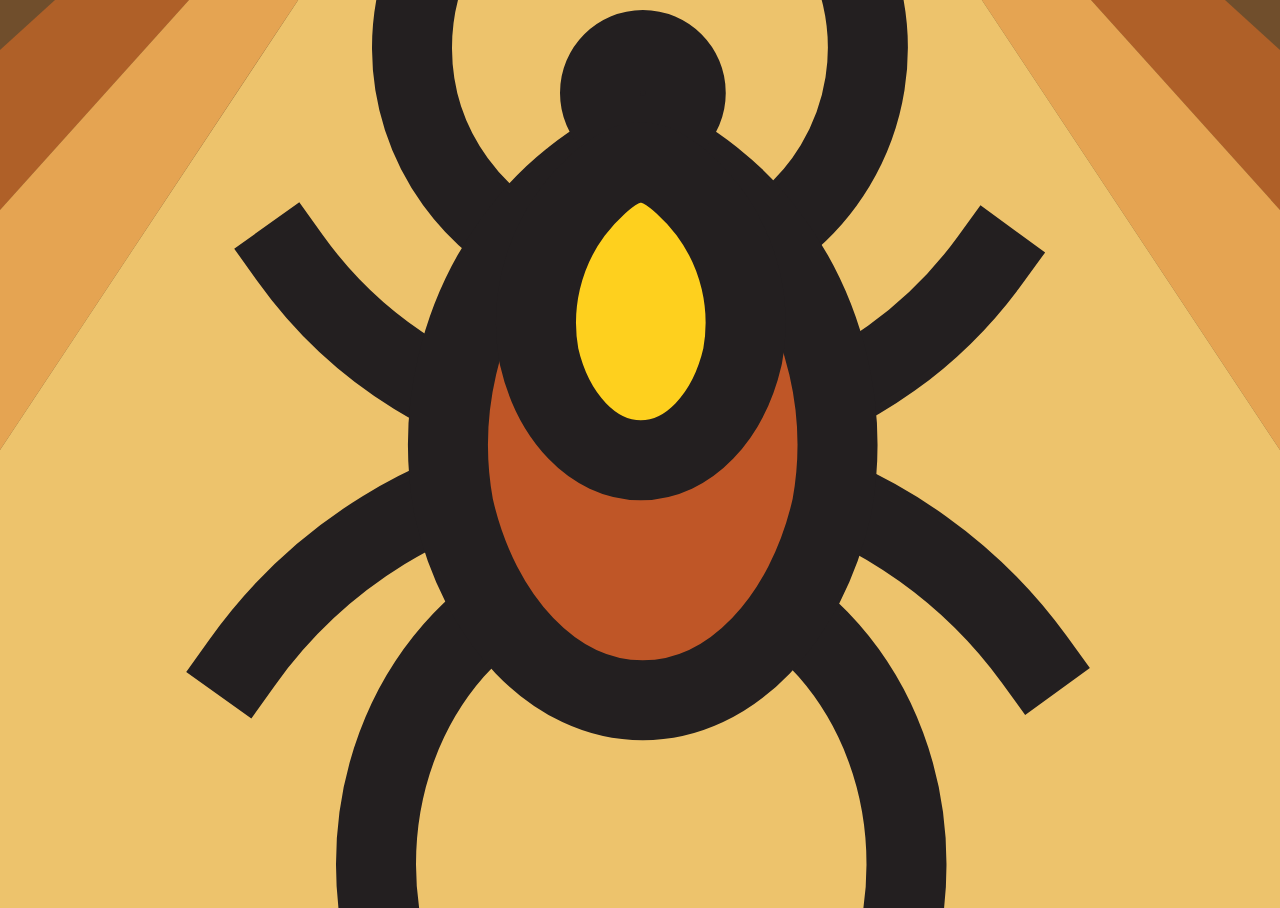
<file: index.html>
<!DOCTYPE html>
<html>
  <head>
    <title>rusttick</title>
    <link rel="icon" type="image/x-icon" href="favicon.ico?v=1">
    <link rel="stylesheet" href="style.css" />
  </head>
  <body>
  </body>
</html>
</file>
<file: style.css>
html {
    height: 100%;
}

body {
    background-image: url("tick1.svg");
    height: 100%;
    background-position: center;
    background-repeat: no-repeat;
    background-size: cover;
}
</file>
